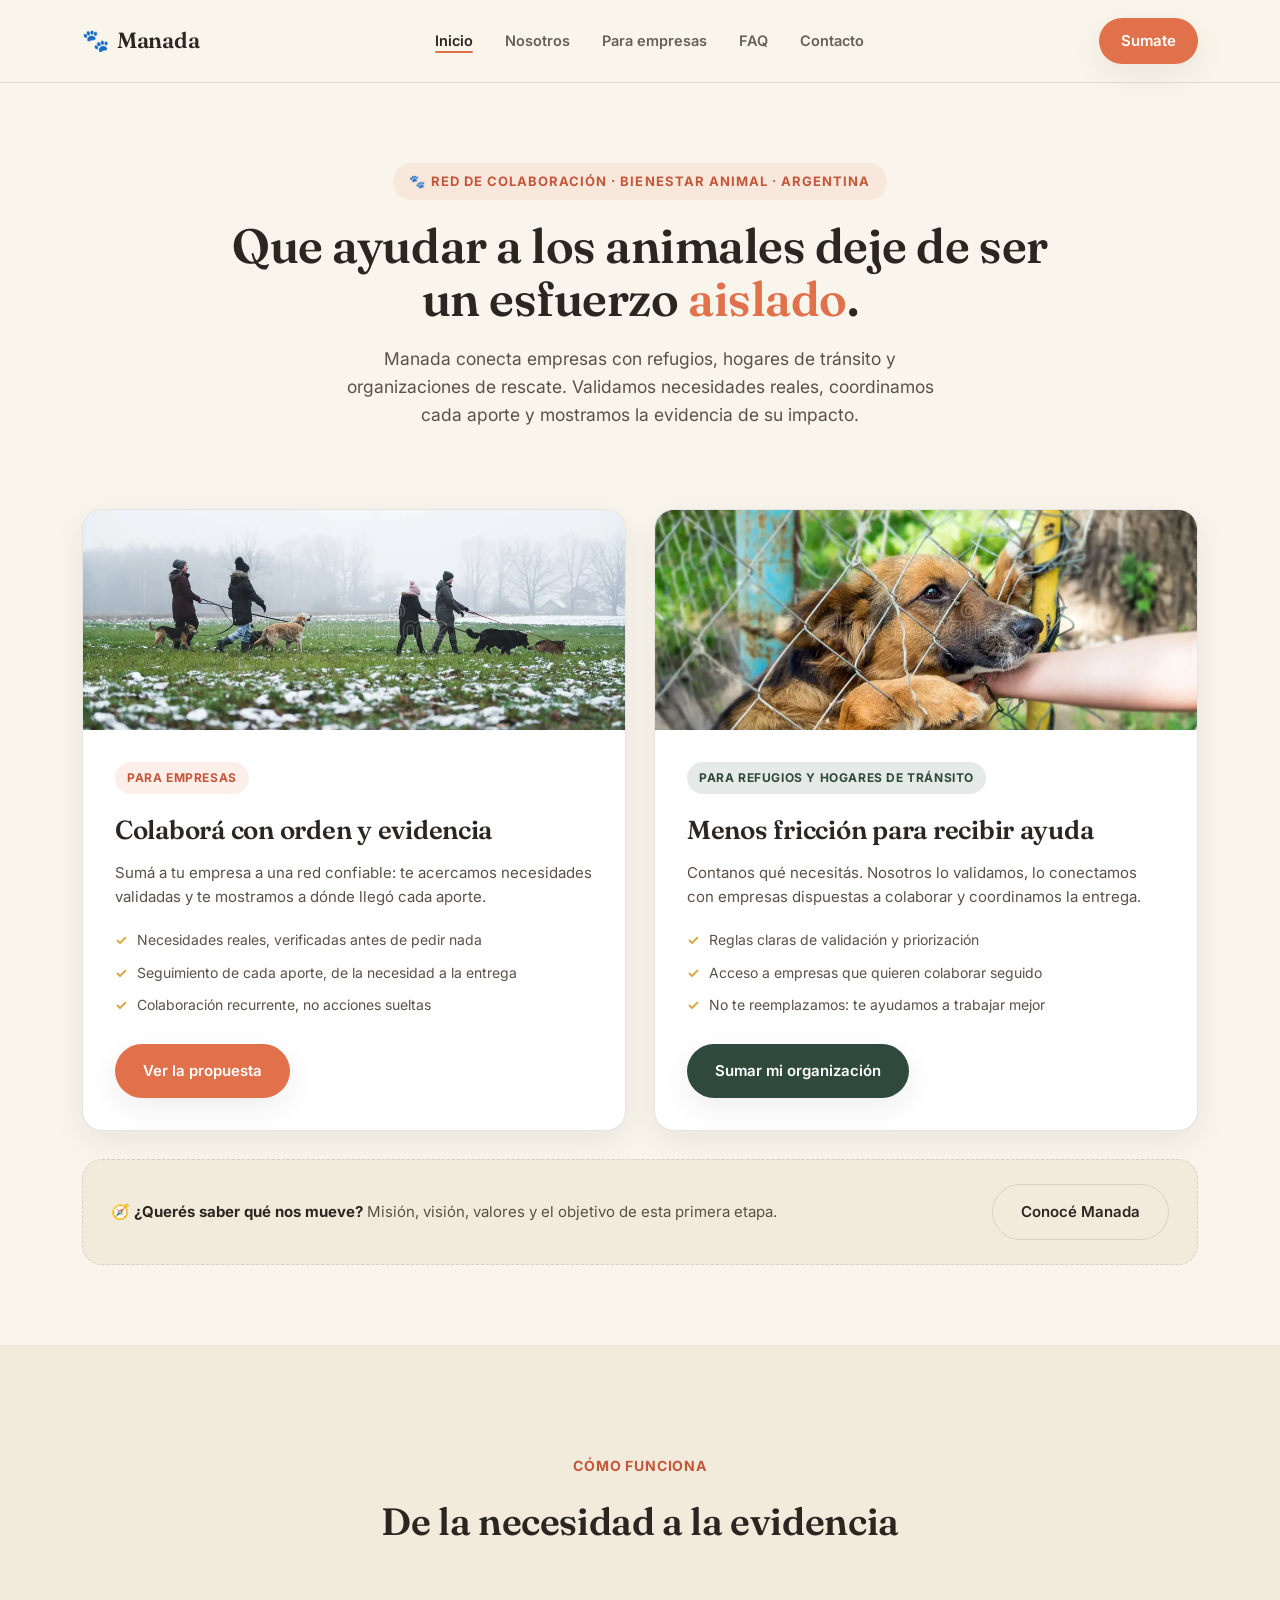
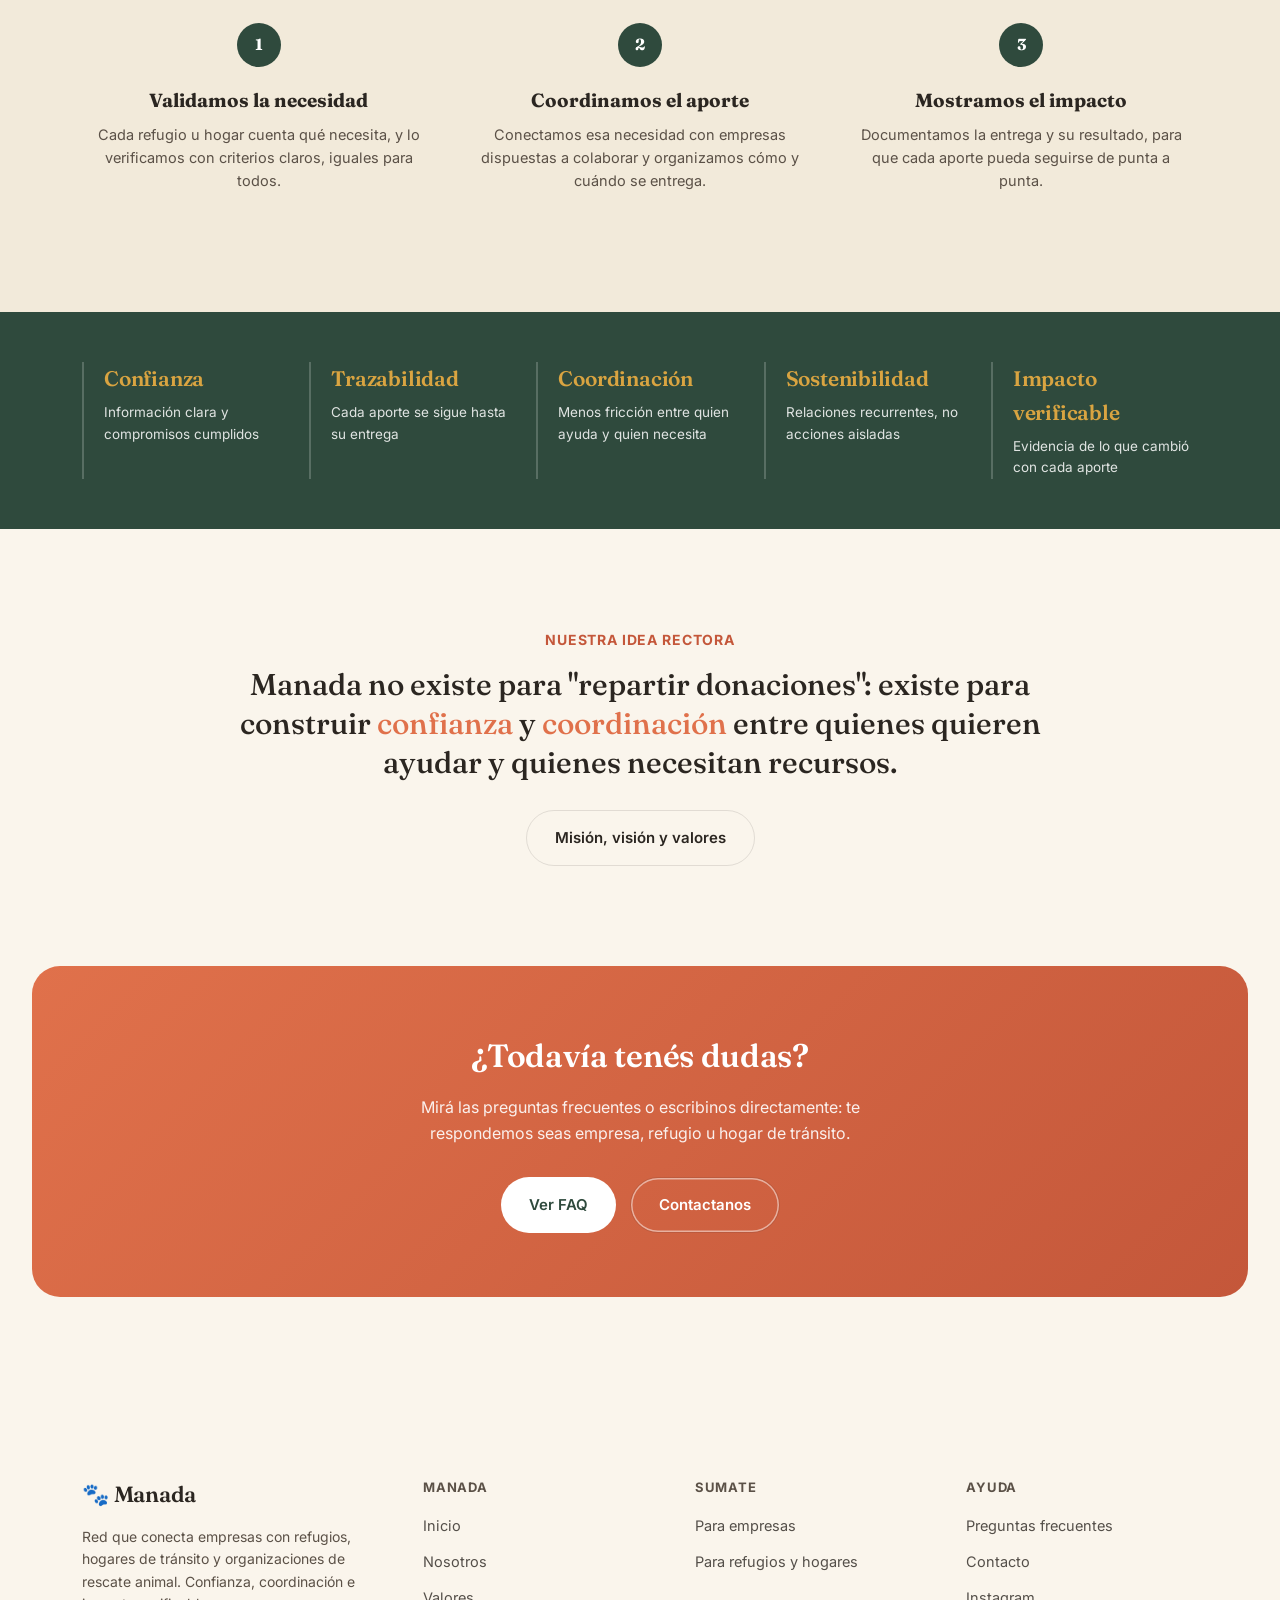
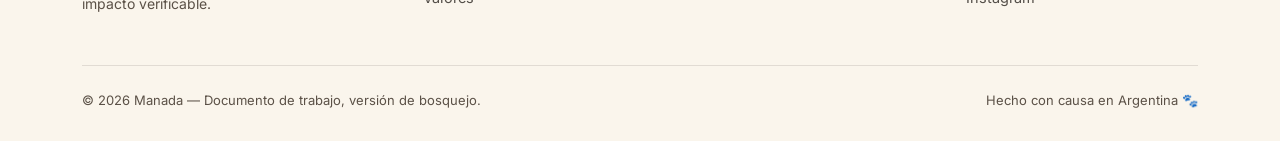
<file: index.html>
<!DOCTYPE html>
<html lang="es">
<head>
<meta charset="UTF-8">
<script src="config.js"></script>
<script>if (typeof MANADA_MAINTENANCE !== 'undefined' && MANADA_MAINTENANCE) { location.replace('maintenance.html'); }</script>
<meta name="viewport" content="width=device-width, initial-scale=1.0">
<title>Manada — Empresas y refugios, coordinados para el bienestar animal</title>
<link rel="preconnect" href="https://fonts.googleapis.com">
<link href="https://fonts.googleapis.com/css2?family=Fraunces:opsz,wght@9..144,400;9..144,500;9..144,600;9..144,700&family=Inter:wght@400;500;600;700;800&display=swap" rel="stylesheet">
<link rel="stylesheet" href="styles.css">
<style>
  /* HERO (hub, breve) */
  .hub-hero{ padding: 80px 0 60px; text-align:center; }
  .hub-hero h1{ font-size: 48px; line-height: 1.1; max-width: 820px; margin: 0 auto 20px; }
  .hub-hero h1 em{ font-style:normal; color: var(--terracotta); }
  .hub-hero p.lead{ font-size: 17.5px; color: var(--charcoal-soft); max-width: 600px; margin: 0 auto; }

  /* FORK: dos caminos */
  .fork{ padding: 20px 0 80px; }
  .fork-grid{ display:grid; grid-template-columns: 1fr 1fr; gap: 28px; }
  .fork-card{
    background: var(--white); border-radius: var(--radius); overflow:hidden;
    border: 1px solid var(--line); box-shadow: var(--shadow);
    display:flex; flex-direction:column;
    transition: transform .3s var(--ease-out-expo), box-shadow .3s var(--ease-out-expo);
  }
  .fork-card:hover{ transform: translateY(-4px); box-shadow: var(--shadow-lg); }
  .fork-card .img-frame{ border-radius: 0; height: 220px; box-shadow:none; }
  .fork-card .body{ padding: 32px; display:flex; flex-direction:column; flex:1; }
  .fork-card .tag{ display:inline-block; font-size: 12px; font-weight:700; letter-spacing:.05em; text-transform:uppercase; padding: 6px 12px; border-radius: 999px; margin-bottom:16px; width:fit-content; }
  .fork-card.a .tag{ background: rgba(224,113,75,0.12); color: var(--terracotta-dark); }
  .fork-card.b .tag{ background: rgba(47,74,61,0.12); color: var(--forest); }
  .fork-card h3{ font-size: 26px; margin-bottom: 10px; }
  .fork-card p.desc{ color: var(--charcoal-soft); font-size: 15px; margin-bottom: 20px; }
  .fork-list{ display:flex; flex-direction:column; gap: 10px; margin-bottom: 28px; }
  .fork-list div{ display:flex; gap: 10px; align-items:flex-start; font-size: 14px; color: var(--charcoal-soft); }
  .fork-list div::before{ content:"✓"; color: var(--gold); font-weight:700; flex-shrink:0; }
  .fork-card .btn{ margin-top:auto; align-self:flex-start; }

  /* Banner secundario */
  .shelter-banner{
    background: var(--cream-2); border: 1.5px dashed var(--line); border-radius: var(--radius);
    padding: 24px 28px; margin-top: 28px;
    display:flex; align-items:center; justify-content:space-between; gap: 20px; flex-wrap: wrap;
  }
  .shelter-banner p{ font-size: 15px; color: var(--charcoal-soft); }
  .shelter-banner strong{ color: var(--charcoal); }

  /* COMO FUNCIONA */
  .how{ background: var(--cream-2); }
  .how-grid{ display:grid; grid-template-columns: repeat(3,1fr); gap: 28px; }
  .how-step{ text-align:center; padding: 10px; }
  .how-step .num{
    width:44px; height:44px; border-radius:50%; background: var(--forest); color:var(--white);
    display:flex; align-items:center; justify-content:center; font-family:'Fraunces',serif; font-weight:700;
    margin: 0 auto 18px;
  }
  .how-step h4{ font-family:'Fraunces',serif; font-size: 19px; margin-bottom: 8px; }
  .how-step p{ font-size: 14.5px; color: var(--charcoal-soft); }

  /* PILARES */
  .stats-strip{ background: var(--forest); color: var(--white); padding: 50px 0; }
  .stats-strip .container{ display:grid; grid-template-columns: repeat(5,1fr); gap: 20px; }
  .stat{ padding-left: 20px; border-left: 2px solid rgba(255,255,255,0.2); }
  .stat h3{ color: var(--gold); font-size: 21px; margin-bottom: 6px; }
  .stat p{ font-size: 13.5px; opacity: 0.85; }

  /* IDEA RECTORA */
  .rector{ text-align:center; padding: 100px 0 20px; }
  .rector blockquote{
    font-family:'Fraunces',serif; font-size: 30px; line-height: 1.3; font-weight: 500;
    max-width: 820px; margin: 0 auto 28px; color: var(--charcoal);
  }
  .rector blockquote em{ font-style:normal; color: var(--terracotta); }

  /* CTA FINAL */
  .cta-final{ background: linear-gradient(135deg, var(--terracotta), var(--terracotta-dark)); color: var(--white); text-align:center; border-radius: 28px; margin: 0 32px; padding: 64px 40px; }
  .cta-final h2{ color: var(--white); font-size: 32px; margin-bottom: 14px; }
  .cta-final p{ opacity: 0.9; max-width: 480px; margin: 0 auto 30px; }
  .cta-actions{ display:flex; gap: 14px; justify-content:center; flex-wrap: wrap; }

  @media (max-width: 980px){
    .fork-grid, .how-grid{ grid-template-columns: 1fr; }
    .stats-strip .container{ grid-template-columns: repeat(2,1fr); }
    .hub-hero h1{ font-size: 34px; }
    .rector blockquote{ font-size: 23px; }
  }
</style>
</head>
<body>

<header>
  <nav>
    <a href="index.html" class="brand"><span class="paw">🐾</span> Manada</a>
    <ul class="nav-links">
      <li><a href="index.html" class="active">Inicio</a></li>
      <li><a href="nosotros.html">Nosotros</a></li>
      <li><a href="proveedores.html">Para empresas</a></li>
      <li><a href="faq.html">FAQ</a></li>
      <li><a href="contacto.html">Contacto</a></li>
    </ul>
    <div class="nav-cta">
      <a href="contacto.html" class="btn btn-primary" style="padding:11px 22px;">Sumate</a>
    </div>
  </nav>
</header>

<!-- HERO -->
<section class="hub-hero">
  <div class="container">
    <span class="eyebrow">🐾 Red de colaboración · Bienestar animal · Argentina</span>
    <h1>Que ayudar a los animales deje de ser un esfuerzo <em>aislado</em>.</h1>
    <p class="lead">Manada conecta empresas con refugios, hogares de tránsito y organizaciones de rescate. Validamos necesidades reales, coordinamos cada aporte y mostramos la evidencia de su impacto.</p>
  </div>
</section>

<!-- FORK -->
<section class="fork">
  <div class="container">
    <div class="fork-grid">

      <div class="fork-card a">
        <div class="img-frame">
          <img src="imagenes/galeria-voluntario.jpg" alt="Voluntarios paseando varios perros de refugio">
        </div>
        <div class="body">
          <span class="tag">Para empresas</span>
          <h3>Colaborá con orden y evidencia</h3>
          <p class="desc">Sumá a tu empresa a una red confiable: te acercamos necesidades validadas y te mostramos a dónde llegó cada aporte.</p>
          <div class="fork-list">
            <div>Necesidades reales, verificadas antes de pedir nada</div>
            <div>Seguimiento de cada aporte, de la necesidad a la entrega</div>
            <div>Colaboración recurrente, no acciones sueltas</div>
          </div>
          <a href="proveedores.html" class="btn btn-primary">Ver la propuesta</a>
        </div>
      </div>

      <div class="fork-card b">
        <div class="img-frame">
          <img src="imagenes/problema-refugio.jpg" alt="Perro en un refugio">
        </div>
        <div class="body">
          <span class="tag">Para refugios y hogares de tránsito</span>
          <h3>Menos fricción para recibir ayuda</h3>
          <p class="desc">Contanos qué necesitás. Nosotros lo validamos, lo conectamos con empresas dispuestas a colaborar y coordinamos la entrega.</p>
          <div class="fork-list">
            <div>Reglas claras de validación y priorización</div>
            <div>Acceso a empresas que quieren colaborar seguido</div>
            <div>No te reemplazamos: te ayudamos a trabajar mejor</div>
          </div>
          <a href="contacto.html" class="btn btn-forest">Sumar mi organización</a>
        </div>
      </div>

    </div>

    <div class="shelter-banner">
      <p>🧭 <strong>¿Querés saber qué nos mueve?</strong> Misión, visión, valores y el objetivo de esta primera etapa.</p>
      <a href="nosotros.html" class="btn btn-outline">Conocé Manada</a>
    </div>
  </div>
</section>

<!-- COMO FUNCIONA -->
<section class="how">
  <div class="container">
    <div class="section-head">
      <span class="section-tag" style="display:block;">Cómo funciona</span>
      <h2>De la necesidad a la evidencia</h2>
    </div>
    <div class="how-grid">
      <div class="how-step">
        <div class="num">1</div>
        <h4>Validamos la necesidad</h4>
        <p>Cada refugio u hogar cuenta qué necesita, y lo verificamos con criterios claros, iguales para todos.</p>
      </div>
      <div class="how-step">
        <div class="num">2</div>
        <h4>Coordinamos el aporte</h4>
        <p>Conectamos esa necesidad con empresas dispuestas a colaborar y organizamos cómo y cuándo se entrega.</p>
      </div>
      <div class="how-step">
        <div class="num">3</div>
        <h4>Mostramos el impacto</h4>
        <p>Documentamos la entrega y su resultado, para que cada aporte pueda seguirse de punta a punta.</p>
      </div>
    </div>
  </div>
</section>

<!-- PILARES -->
<section class="stats-strip">
  <div class="container">
    <div class="stat"><h3>Confianza</h3><p>Información clara y compromisos cumplidos</p></div>
    <div class="stat"><h3>Trazabilidad</h3><p>Cada aporte se sigue hasta su entrega</p></div>
    <div class="stat"><h3>Coordinación</h3><p>Menos fricción entre quien ayuda y quien necesita</p></div>
    <div class="stat"><h3>Sostenibilidad</h3><p>Relaciones recurrentes, no acciones aisladas</p></div>
    <div class="stat"><h3>Impacto verificable</h3><p>Evidencia de lo que cambió con cada aporte</p></div>
  </div>
</section>

<!-- IDEA RECTORA -->
<section class="rector">
  <div class="container">
    <span class="section-tag">Nuestra idea rectora</span>
    <blockquote>Manada no existe para "repartir donaciones": existe para construir <em>confianza</em> y <em>coordinación</em> entre quienes quieren ayudar y quienes necesitan recursos.</blockquote>
    <a href="nosotros.html" class="btn btn-outline">Misión, visión y valores</a>
  </div>
</section>

<!-- CTA FINAL -->
<section style="padding-top:80px;">
  <div class="cta-final">
    <h2>¿Todavía tenés dudas?</h2>
    <p>Mirá las preguntas frecuentes o escribinos directamente: te respondemos seas empresa, refugio u hogar de tránsito.</p>
    <div class="cta-actions">
      <a href="faq.html" class="btn btn-light">Ver FAQ</a>
      <a href="contacto.html" class="btn btn-outline" style="color:#fff; box-shadow: inset 0 0 0 1.5px rgba(255,255,255,0.5);">Contactanos</a>
    </div>
  </div>
</section>

<!-- FOOTER -->
<footer>
  <div class="container">
    <div class="footer-top">
      <div>
        <a href="index.html" class="brand">🐾 Manada</a>
        <p>Red que conecta empresas con refugios, hogares de tránsito y organizaciones de rescate animal. Confianza, coordinación e impacto verificable.</p>
      </div>
      <div class="footer-col">
        <h5>Manada</h5>
        <ul>
          <li><a href="index.html">Inicio</a></li>
          <li><a href="nosotros.html">Nosotros</a></li>
          <li><a href="nosotros.html#valores">Valores</a></li>
        </ul>
      </div>
      <div class="footer-col">
        <h5>Sumate</h5>
        <ul>
          <li><a href="proveedores.html">Para empresas</a></li>
          <li><a href="contacto.html">Para refugios y hogares</a></li>
        </ul>
      </div>
      <div class="footer-col">
        <h5>Ayuda</h5>
        <ul>
          <li><a href="faq.html">Preguntas frecuentes</a></li>
          <li><a href="contacto.html">Contacto</a></li>
          <li><a href="#">Instagram</a></li>
        </ul>
      </div>
    </div>
    <div class="footer-bottom">
      <span>© 2026 Manada — Documento de trabajo, versión de bosquejo.</span>
      <span>Hecho con causa en Argentina 🐾</span>
    </div>
  </div>
</footer>

</body>
</html>
</file>
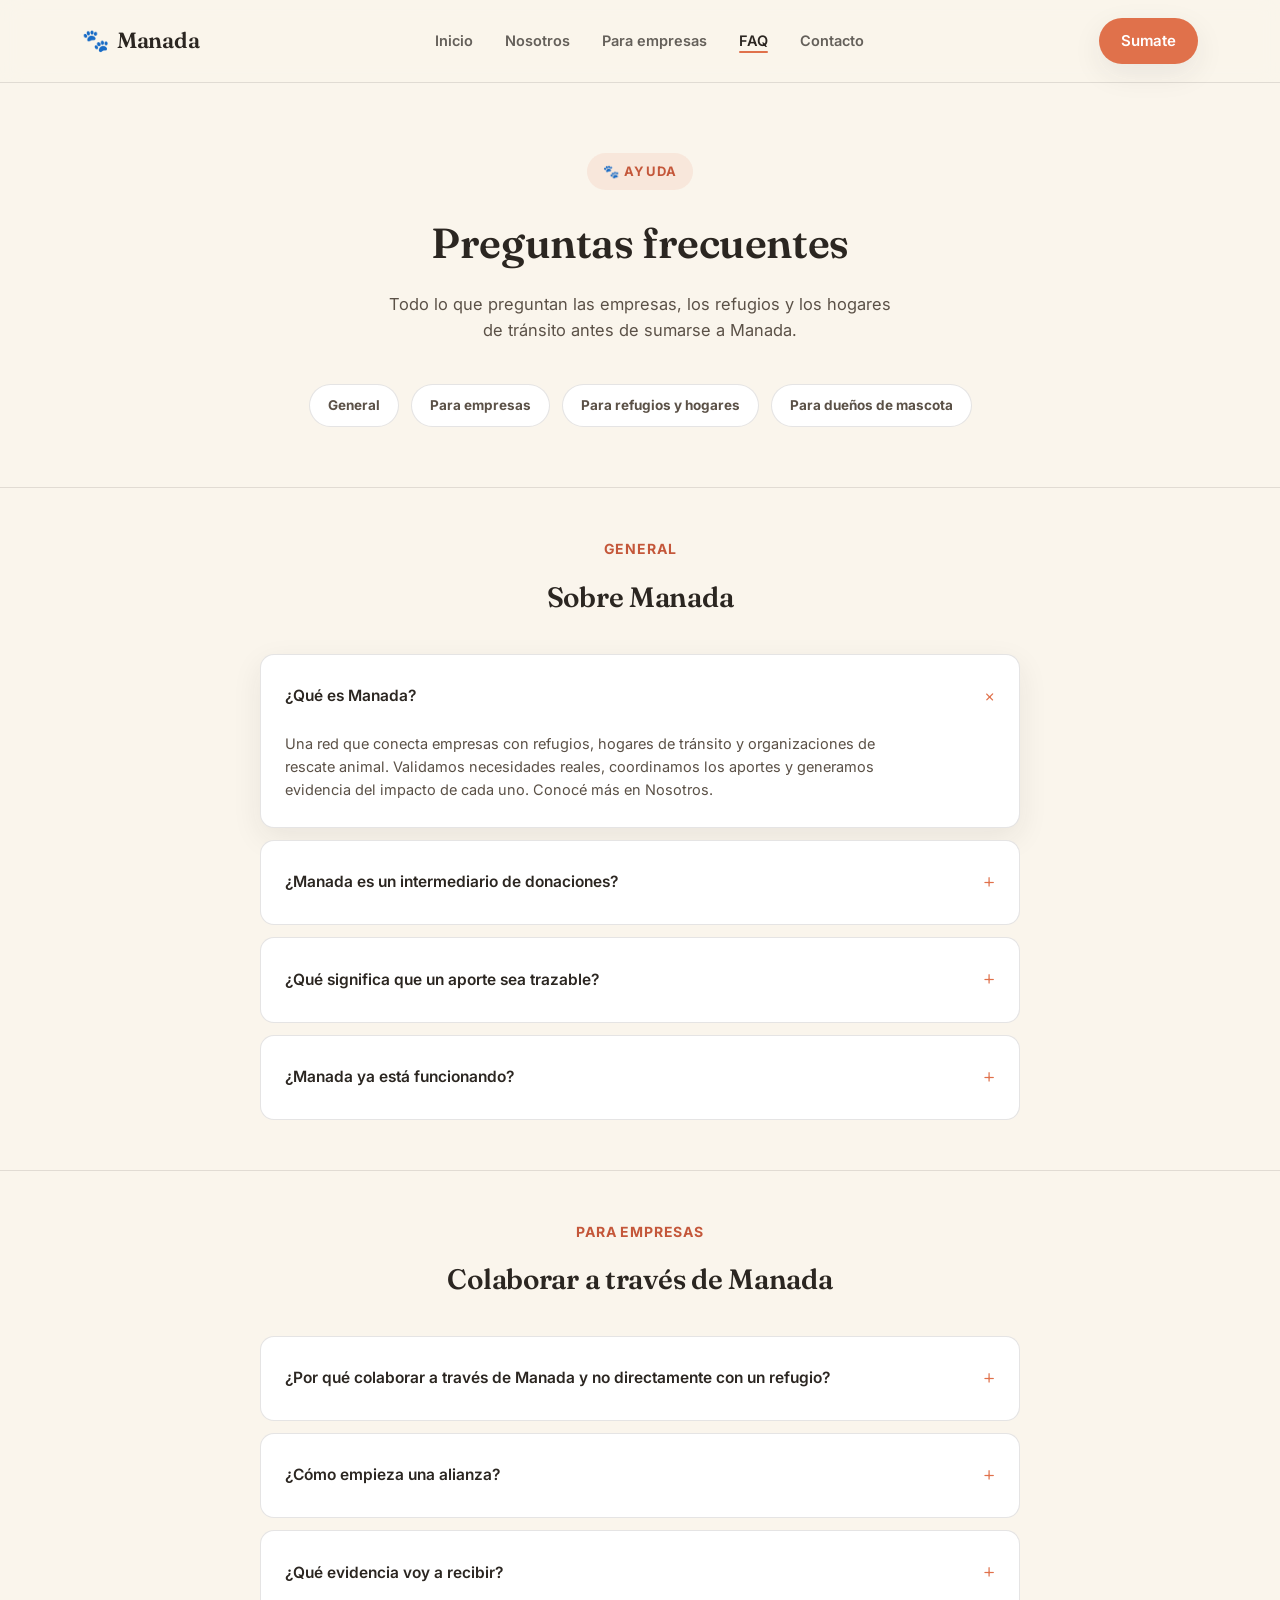
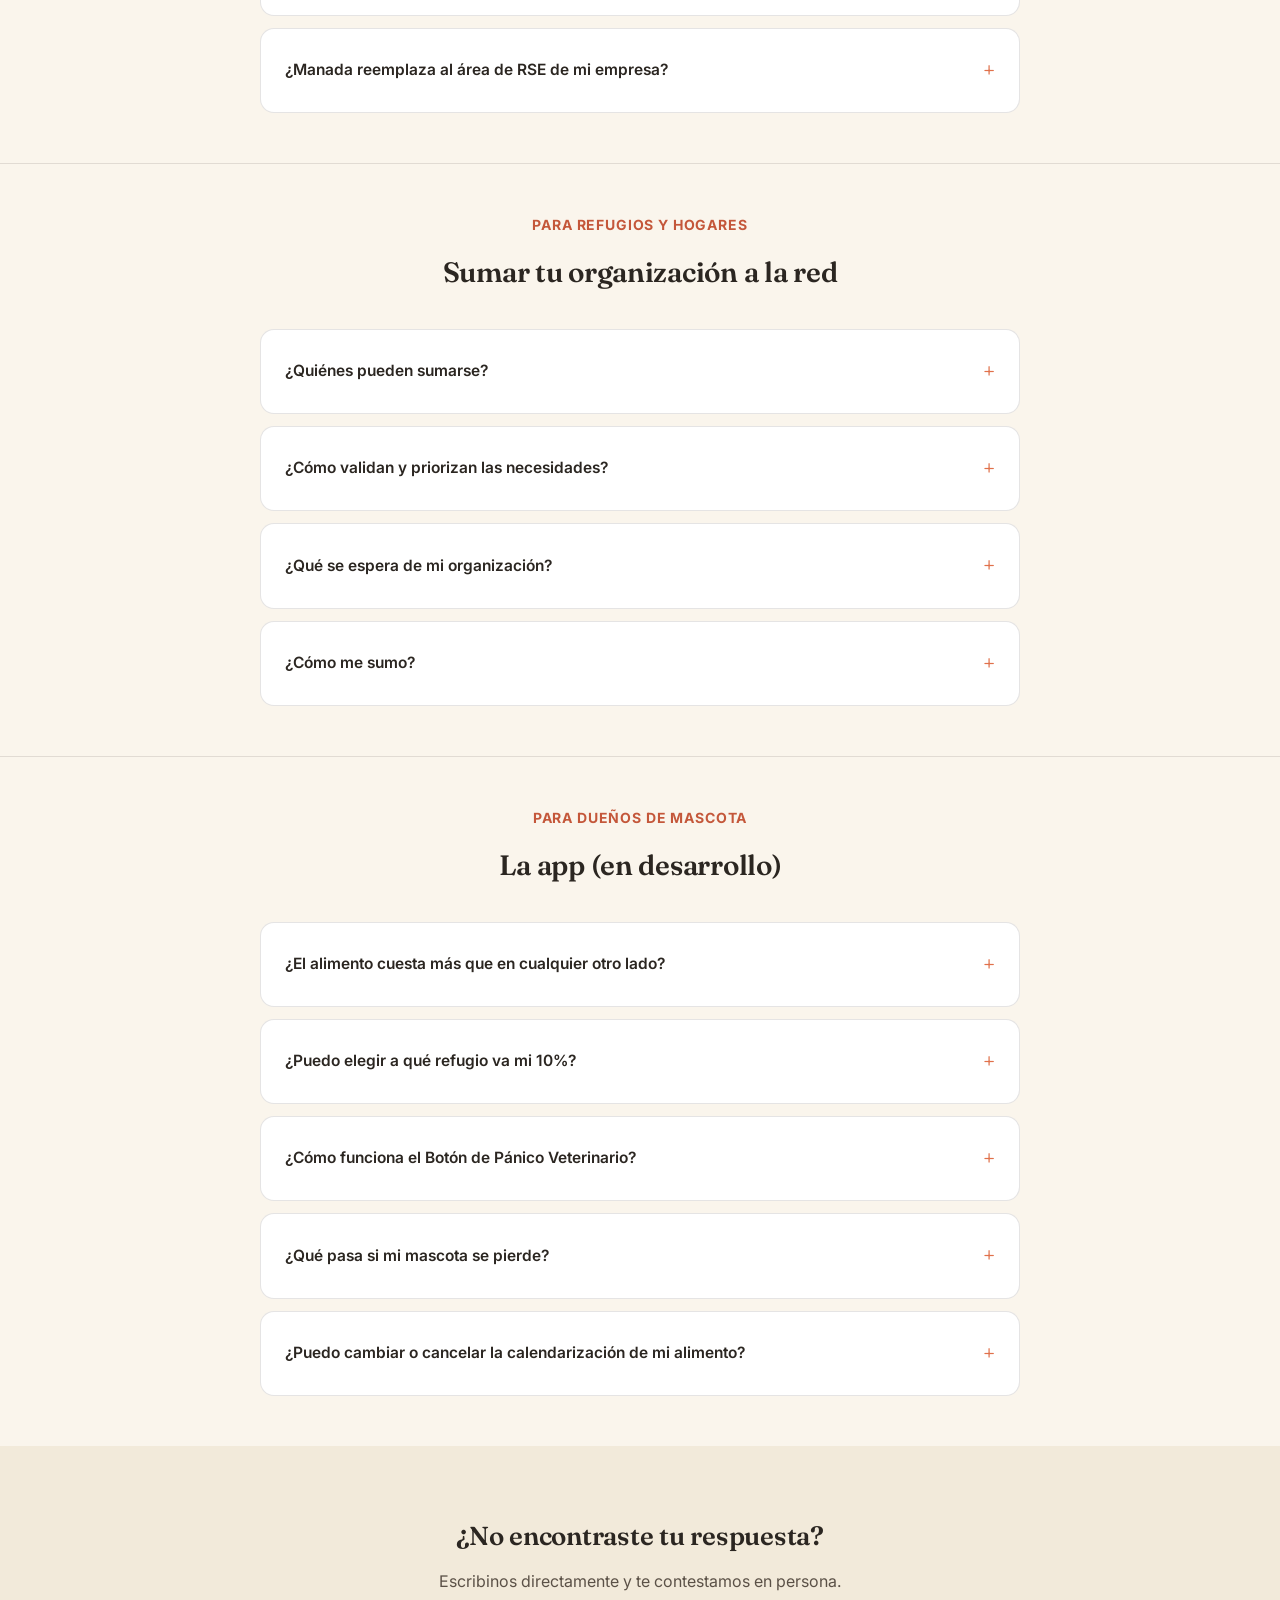
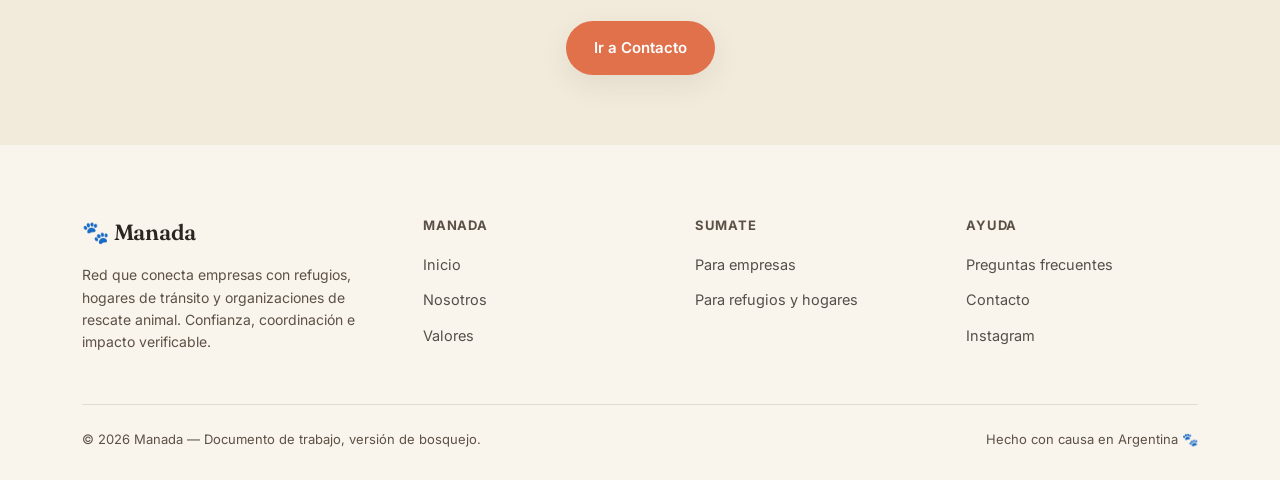
<file: faq.html>
<!DOCTYPE html>
<html lang="es">
<head>
<meta charset="UTF-8">
<script src="config.js"></script>
<script>if (typeof MANADA_MAINTENANCE !== 'undefined' && MANADA_MAINTENANCE) { location.replace('maintenance.html'); }</script>
<meta name="viewport" content="width=device-width, initial-scale=1.0">
<title>Preguntas frecuentes — Manada</title>
<link rel="preconnect" href="https://fonts.googleapis.com">
<link href="https://fonts.googleapis.com/css2?family=Fraunces:opsz,wght@9..144,400;9..144,500;9..144,600;9..144,700&family=Inter:wght@400;500;600;700;800&display=swap" rel="stylesheet">
<link rel="stylesheet" href="styles.css">
<style>
  .page-hero{ padding: 70px 0 40px; text-align:center; }
  .page-hero h1{ font-size: 42px; margin-bottom: 14px; }
  .page-hero p{ color: var(--charcoal-soft); font-size: 16.5px; max-width: 520px; margin: 0 auto; }

  .faq-nav{ display:flex; gap: 12px; justify-content:center; flex-wrap: wrap; padding-bottom: 60px; }
  .faq-nav a{
    font-size: 13.5px; font-weight: 700; padding: 10px 18px; border-radius: 999px;
    background: var(--white); border: 1px solid var(--line); color: var(--charcoal-soft);
    transition: background .2s var(--ease-out-expo), color .2s var(--ease-out-expo), border-color .2s var(--ease-out-expo);
  }
  .faq-nav a:hover{ border-color: var(--terracotta); color: var(--terracotta-dark); }

  .faq-group{ padding: 50px 0; border-top: 1px solid var(--line); }
  .faq-group:first-of-type{ border-top: none; }
  .faq-group-head{ max-width: 640px; margin: 0 auto 34px; text-align:center; }
  .faq-list{ max-width: 760px; margin: 0 auto; display:flex; flex-direction:column; gap: 12px; }

  details{
    background: var(--white); border: 1px solid var(--line); border-radius: 14px;
    padding: 6px 24px; transition: box-shadow .25s var(--ease-out-expo);
  }
  details[open]{ box-shadow: var(--shadow); }
  summary{
    cursor: pointer; list-style: none; padding: 18px 0;
    display:flex; justify-content:space-between; align-items:center; gap: 16px;
    font-weight: 600; font-size: 15.5px; color: var(--charcoal);
  }
  summary::-webkit-details-marker{ display:none; }
  summary:focus-visible{ outline: 2px solid var(--terracotta-dark); outline-offset: 3px; border-radius: 8px; }
  summary::after{
    content:"+"; font-family:'Fraunces',serif; font-size: 22px; color: var(--terracotta);
    flex-shrink:0; transition: transform .3s var(--ease-spring);
  }
  details[open] summary::after{ transform: rotate(45deg); }
  details p{ padding: 0 0 20px; color: var(--charcoal-soft); font-size: 14.5px; max-width: 640px; }

  .faq-cta{ background: var(--cream-2); text-align:center; padding: 70px 0; }
  .faq-cta h2{ font-size: 26px; margin-bottom: 12px; }
  .faq-cta p{ color: var(--charcoal-soft); margin-bottom: 26px; }
</style>
</head>
<body>

<header>
  <nav>
    <a href="index.html" class="brand"><span class="paw">🐾</span> Manada</a>
    <ul class="nav-links">
      <li><a href="index.html">Inicio</a></li>
      <li><a href="nosotros.html">Nosotros</a></li>
      <li><a href="proveedores.html">Para empresas</a></li>
      <li><a href="faq.html" class="active">FAQ</a></li>
      <li><a href="contacto.html">Contacto</a></li>
    </ul>
    <div class="nav-cta">
      <a href="contacto.html" class="btn btn-primary" style="padding:11px 22px;">Sumate</a>
    </div>
  </nav>
</header>

<section class="page-hero">
  <div class="container">
    <span class="eyebrow">🐾 Ayuda</span>
    <h1>Preguntas frecuentes</h1>
    <p>Todo lo que preguntan las empresas, los refugios y los hogares de tránsito antes de sumarse a Manada.</p>
  </div>
</section>

<div class="container">
  <div class="faq-nav">
    <a href="#general">General</a>
    <a href="#empresas">Para empresas</a>
    <a href="#refugios">Para refugios y hogares</a>
    <a href="#duenos">Para dueños de mascota</a>
  </div>
</div>

<!-- GENERAL -->
<section class="faq-group" id="general">
  <div class="container">
    <div class="faq-group-head">
      <span class="section-tag">General</span>
      <h2 style="font-size:28px;">Sobre Manada</h2>
    </div>
    <div class="faq-list">
      <details open>
        <summary>¿Qué es Manada?</summary>
        <p>Una red que conecta empresas con refugios, hogares de tránsito y organizaciones de rescate animal. Validamos necesidades reales, coordinamos los aportes y generamos evidencia del impacto de cada uno. Conocé más en <a href="nosotros.html">Nosotros</a>.</p>
      </details>
      <details>
        <summary>¿Manada es un intermediario de donaciones?</summary>
        <p>No. Manada no existe para "repartir donaciones": existe para construir confianza y coordinación entre quienes quieren ayudar y quienes necesitan recursos. Nuestro trabajo es que cada colaboración esté validada, organizada y se pueda seguir de punta a punta.</p>
      </details>
      <details>
        <summary>¿Qué significa que un aporte sea trazable?</summary>
        <p>Que se puede seguir desde la necesidad que lo originó hasta la entrega y la evidencia de lo que cambió. Mostramos qué sabemos, qué hacemos y cómo se asignan los recursos, y también lo que todavía no podemos garantizar.</p>
      </details>
      <details>
        <summary>¿Manada ya está funcionando?</summary>
        <p>Estamos en una primera etapa: queremos validar que el modelo funciona antes de sumar estructura o tecnología. Si sos empresa, refugio u hogar de tránsito, podés escribirnos para ser parte desde el inicio.</p>
      </details>
    </div>
  </div>
</section>

<!-- EMPRESAS -->
<section class="faq-group" id="empresas">
  <div class="container">
    <div class="faq-group-head">
      <span class="section-tag">Para empresas</span>
      <h2 style="font-size:28px;">Colaborar a través de Manada</h2>
    </div>
    <div class="faq-list">
      <details>
        <summary>¿Por qué colaborar a través de Manada y no directamente con un refugio?</summary>
        <p>Porque te acercamos necesidades ya validadas, coordinamos la entrega y te damos la evidencia de cada aporte. Colaborar de forma directa y aislada suele tener más fricción y menos trazabilidad; nuestro objetivo es que ayudar sea una práctica organizada y recurrente.</p>
      </details>
      <details>
        <summary>¿Cómo empieza una alianza?</summary>
        <p>Coordinamos una reunión inicial para entender qué tipo de aporte quiere hacer tu empresa y con qué frecuencia. Después te proponemos necesidades concretas y validadas que encajen. Escribinos desde <a href="contacto.html">Contacto</a> o la página <a href="proveedores.html">Para empresas</a>.</p>
      </details>
      <details>
        <summary>¿Qué evidencia voy a recibir?</summary>
        <p>Cada colaboración se documenta desde la necesidad hasta la entrega: qué se pidió, a quién llegó y qué cambió. Es información que tu empresa puede usar para comunicar su impacto con respaldo.</p>
      </details>
      <details>
        <summary>¿Manada reemplaza al área de RSE de mi empresa?</summary>
        <p>No. No buscamos reemplazar a nadie, sino ayudar a que empresas y organizaciones de rescate trabajen mejor juntas. Manada se ocupa de la validación y la coordinación para que tu equipo se concentre en decidir cómo ayudar.</p>
      </details>
    </div>
  </div>
</section>

<!-- REFUGIOS -->
<section class="faq-group" id="refugios">
  <div class="container">
    <div class="faq-group-head">
      <span class="section-tag">Para refugios y hogares</span>
      <h2 style="font-size:28px;">Sumar tu organización a la red</h2>
    </div>
    <div class="faq-list">
      <details>
        <summary>¿Quiénes pueden sumarse?</summary>
        <p>Refugios, hogares de tránsito y organizaciones de rescate animal que tengan necesidades concretas y estén dispuestos a compartir información clara sobre su trabajo.</p>
      </details>
      <details>
        <summary>¿Cómo validan y priorizan las necesidades?</summary>
        <p>Con reglas claras, las mismas para todas las organizaciones, y no según relaciones personales. Te pedimos información sobre la necesidad y verificamos que sea real antes de presentarla a una empresa.</p>
      </details>
      <details>
        <summary>¿Qué se espera de mi organización?</summary>
        <p>Información clara sobre lo que necesitás y evidencia de cómo se usó cada aporte, por ejemplo fotos o registros simples de la entrega. Eso es lo que sostiene la confianza de las empresas y permite que la colaboración se repita.</p>
      </details>
      <details>
        <summary>¿Cómo me sumo?</summary>
        <p>Escribinos desde <a href="contacto.html">Contacto</a> contándonos sobre tu organización: cantidad de animales, ubicación, qué necesitás hoy y cómo venís sosteniendo la operación.</p>
      </details>
    </div>
  </div>
</section>

<!-- DUEÑOS -->
<section class="faq-group" id="duenos">
  <div class="container">
    <div class="faq-group-head">
      <span class="section-tag">Para dueños de mascota</span>
      <h2 style="font-size:28px;">La app (en desarrollo)</h2>
    </div>
    <div class="faq-list">
      <details>
        <summary>¿El alimento cuesta más que en cualquier otro lado?</summary>
        <p>No. El precio es el mismo que el de una compra puntual, con o sin calendarización. No cobramos cargo por suscripción.</p>
      </details>
      <details>
        <summary>¿Puedo elegir a qué refugio va mi 10%?</summary>
        <p>Sí. Al configurar tu compra elegís un refugio específico o "donde más se necesite". En tu perfil ves en tiempo real cuánto generaste y qué pasó con ese dinero.</p>
      </details>
      <details>
        <summary>¿Cómo funciona el Botón de Pánico Veterinario?</summary>
        <p>Con un toque accedés a una red de veterinarios validados con guardia activa, ves distancia, especialidad y tiempo estimado de respuesta antes de contactarlos.</p>
      </details>
      <details>
        <summary>¿Qué pasa si mi mascota se pierde?</summary>
        <p>Activás la alerta desde la app y se notifica a todos los usuarios dentro de un radio configurable, con la foto y los datos de tu mascota. Podés desactivarla apenas la encuentres.</p>
      </details>
      <details>
        <summary>¿Puedo cambiar o cancelar la calendarización de mi alimento?</summary>
        <p>Sí, en cualquier momento desde la app, sin costos ni penalidades.</p>
      </details>
    </div>
  </div>
</section>

<section class="faq-cta">
  <div class="container">
    <h2>¿No encontraste tu respuesta?</h2>
    <p>Escribinos directamente y te contestamos en persona.</p>
    <a href="contacto.html" class="btn btn-primary">Ir a Contacto</a>
  </div>
</section>

<!-- FOOTER -->
<footer>
  <div class="container">
    <div class="footer-top">
      <div>
        <a href="index.html" class="brand">🐾 Manada</a>
        <p>Red que conecta empresas con refugios, hogares de tránsito y organizaciones de rescate animal. Confianza, coordinación e impacto verificable.</p>
      </div>
      <div class="footer-col">
        <h5>Manada</h5>
        <ul>
          <li><a href="index.html">Inicio</a></li>
          <li><a href="nosotros.html">Nosotros</a></li>
          <li><a href="nosotros.html#valores">Valores</a></li>
        </ul>
      </div>
      <div class="footer-col">
        <h5>Sumate</h5>
        <ul>
          <li><a href="proveedores.html">Para empresas</a></li>
          <li><a href="contacto.html">Para refugios y hogares</a></li>
        </ul>
      </div>
      <div class="footer-col">
        <h5>Ayuda</h5>
        <ul>
          <li><a href="faq.html">Preguntas frecuentes</a></li>
          <li><a href="contacto.html">Contacto</a></li>
          <li><a href="#">Instagram</a></li>
        </ul>
      </div>
    </div>
    <div class="footer-bottom">
      <span>© 2026 Manada — Documento de trabajo, versión de bosquejo.</span>
      <span>Hecho con causa en Argentina 🐾</span>
    </div>
  </div>
</footer>

</body>
</html>
</file>
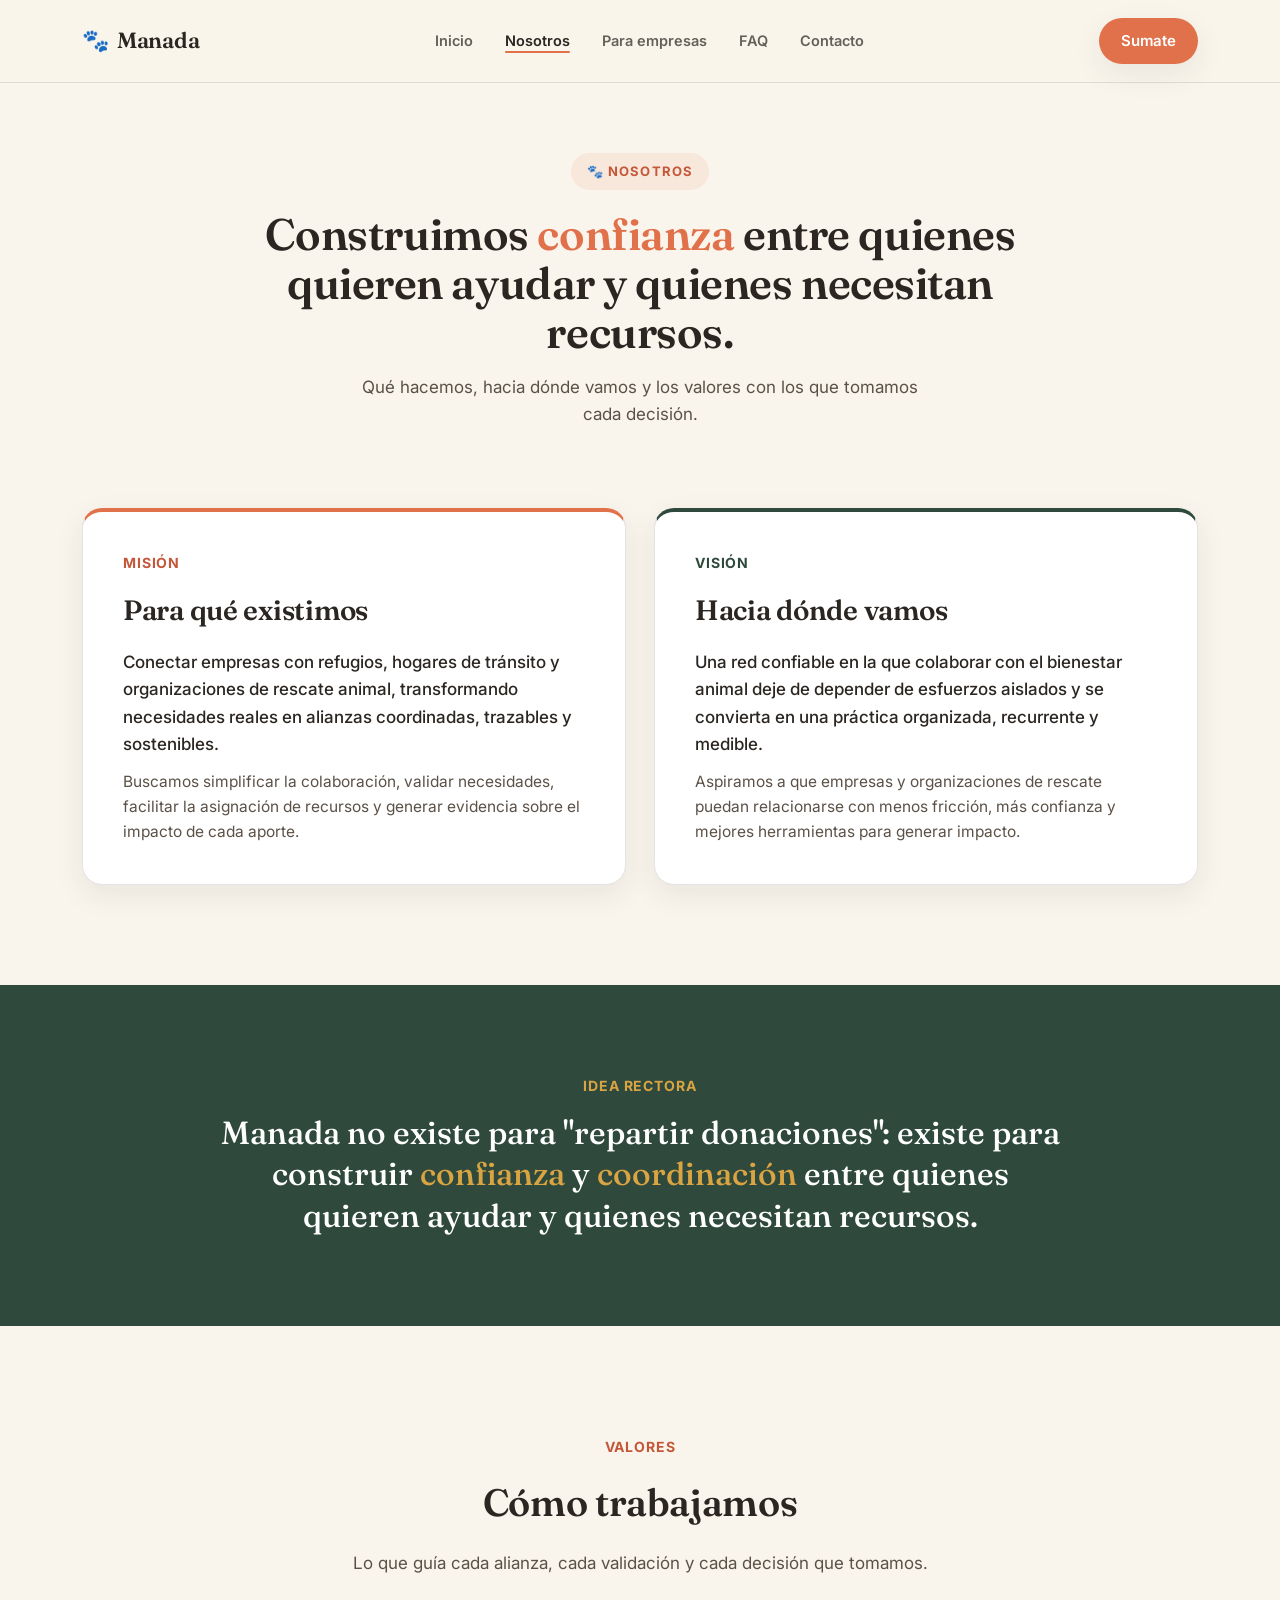
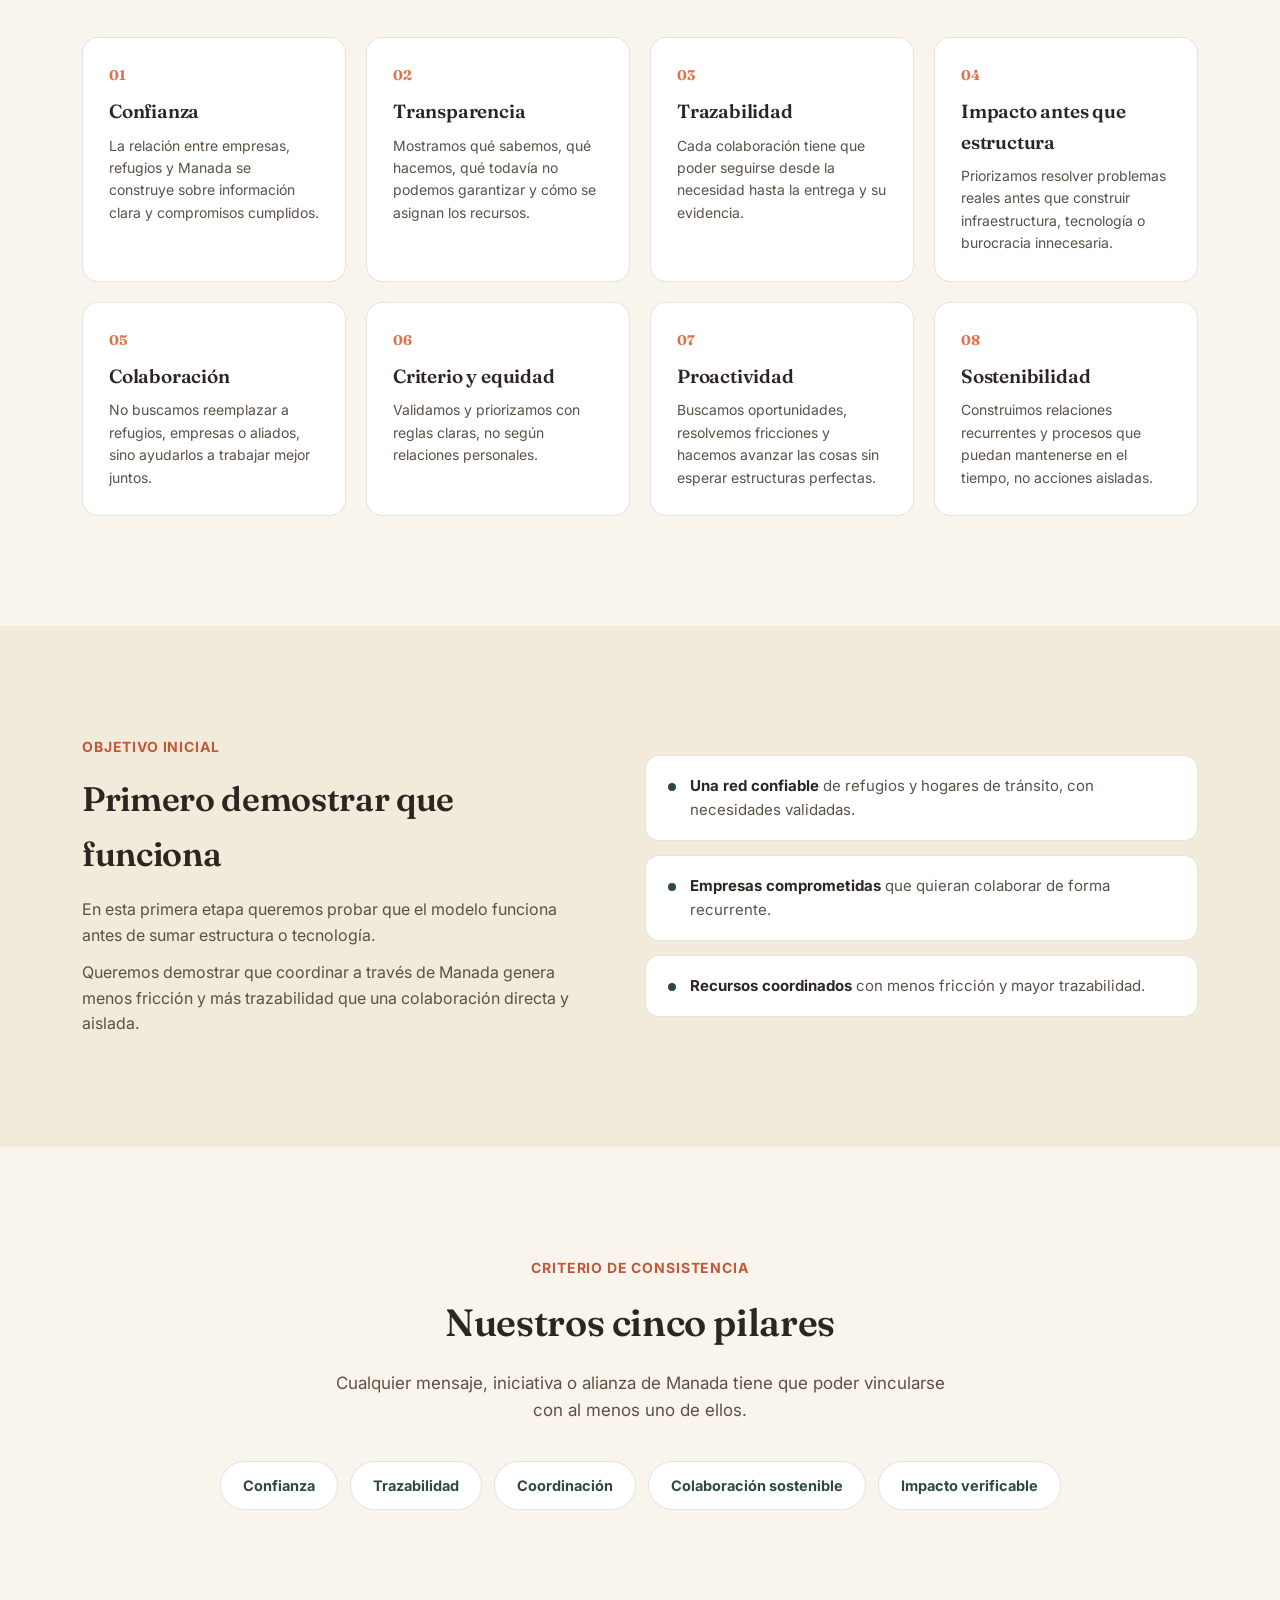
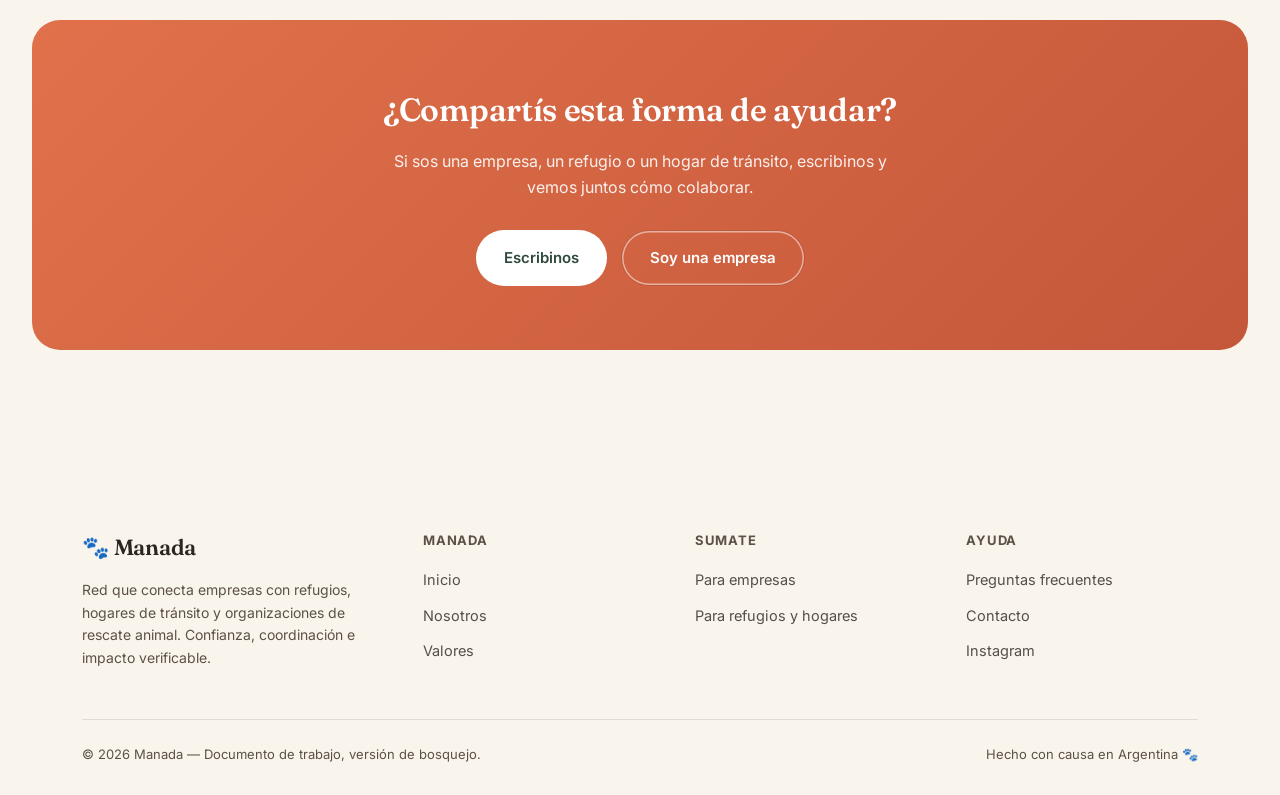
<file: nosotros.html>
<!DOCTYPE html>
<html lang="es">
<head>
<meta charset="UTF-8">
<script src="config.js"></script>
<script>if (typeof MANADA_MAINTENANCE !== 'undefined' && MANADA_MAINTENANCE) { location.replace('maintenance.html'); }</script>
<meta name="viewport" content="width=device-width, initial-scale=1.0">
<title>Nosotros — Manada</title>
<link rel="preconnect" href="https://fonts.googleapis.com">
<link href="https://fonts.googleapis.com/css2?family=Fraunces:opsz,wght@9..144,400;9..144,500;9..144,600;9..144,700&family=Inter:wght@400;500;600;700;800&display=swap" rel="stylesheet">
<link rel="stylesheet" href="styles.css">
<style>
  .page-hero{ padding: 70px 0 40px; text-align:center; }
  .page-hero h1{ font-size: 44px; line-height: 1.12; max-width: 760px; margin: 0 auto 16px; }
  .page-hero h1 em{ font-style:normal; color: var(--terracotta); }
  .page-hero p{ color: var(--charcoal-soft); font-size: 17px; max-width: 580px; margin: 0 auto; }

  /* MISION / VISION */
  .mv{ padding: 40px 0 100px; }
  .mv-grid{ display:grid; grid-template-columns: 1fr 1fr; gap: 28px; }
  .mv-card{ background: var(--white); border: 1px solid var(--line); border-radius: var(--radius); padding: 40px; box-shadow: var(--shadow); }
  .mv-card.mision{ border-top: 4px solid var(--terracotta); }
  .mv-card.vision{ border-top: 4px solid var(--forest); }
  .mv-card h2{ font-size: 28px; margin-bottom: 16px; }
  .mv-card p{ color: var(--charcoal-soft); font-size: 15.5px; }
  .mv-card p + p{ margin-top: 12px; }
  .mv-card p.key{ color: var(--charcoal); font-size: 17px; font-weight: 500; }

  /* IDEA RECTORA */
  .rector{ background: var(--forest); color: var(--white); text-align:center; padding: 90px 0; }
  .rector .section-tag{ color: var(--gold); }
  .rector blockquote{
    font-family:'Fraunces',serif; font-size: 32px; line-height: 1.3; font-weight: 500;
    max-width: 860px; margin: 0 auto; color: var(--white);
  }
  .rector blockquote em{ font-style:normal; color: var(--gold); }

  /* VALORES */
  .values-grid{ display:grid; grid-template-columns: repeat(4,1fr); gap: 20px; }
  .value-card{
    background: var(--white); border: 1px solid var(--line); border-radius: 16px; padding: 26px;
    transition: transform .3s var(--ease-out-expo), box-shadow .3s var(--ease-out-expo);
  }
  .value-card:hover{ transform: translateY(-3px); box-shadow: var(--shadow); }
  .value-card .n{ font-family:'Fraunces',serif; font-weight:700; font-size: 14px; color: var(--terracotta); margin-bottom: 10px; display:block; }
  .value-card h3{ font-size: 19px; margin-bottom: 8px; }
  .value-card p{ font-size: 14px; color: var(--charcoal-soft); }

  /* OBJETIVO INICIAL */
  .goal{ background: var(--cream-2); }
  .goal-grid{ display:grid; grid-template-columns: 1fr 1.1fr; gap: 60px; align-items:center; }
  .goal h2{ font-size: 34px; margin-bottom: 16px; }
  .goal p{ color: var(--charcoal-soft); font-size: 16px; }
  .goal p + p{ margin-top: 12px; }
  .goal-list{ display:flex; flex-direction:column; gap: 14px; }
  .goal-item{ background: var(--white); border: 1px solid var(--line); border-radius: 14px; padding: 18px 22px; display:flex; gap: 14px; align-items:flex-start; }
  .goal-item .dot{ width:8px; height:8px; border-radius:50%; background: var(--forest); margin-top: 9px; flex-shrink:0; }
  .goal-item p{ font-size: 15px; color: var(--charcoal-soft); }
  .goal-item strong{ color: var(--charcoal); }

  /* PILARES */
  .pillars{ display:flex; gap: 12px; justify-content:center; flex-wrap: wrap; }
  .pillar{ font-weight: 700; font-size: 14.5px; padding: 12px 22px; border-radius: 999px; background: var(--white); border: 1.5px solid var(--line); color: var(--forest); }

  /* CTA FINAL */
  .cta-final{ background: linear-gradient(135deg, var(--terracotta), var(--terracotta-dark)); color: var(--white); text-align:center; border-radius: 28px; margin: 0 32px; padding: 64px 40px; }
  .cta-final h2{ color: var(--white); font-size: 32px; margin-bottom: 14px; }
  .cta-final p{ opacity: 0.9; max-width: 500px; margin: 0 auto 30px; }
  .cta-actions{ display:flex; gap: 14px; justify-content:center; flex-wrap: wrap; }

  @media (max-width: 980px){
    .mv-grid, .goal-grid{ grid-template-columns: 1fr; }
    .values-grid{ grid-template-columns: repeat(2,1fr); }
    .page-hero h1{ font-size: 32px; }
    .rector blockquote{ font-size: 24px; }
  }
  @media (max-width: 560px){
    .values-grid{ grid-template-columns: 1fr; }
    .mv-card{ padding: 28px; }
  }
</style>
</head>
<body>

<header>
  <nav>
    <a href="index.html" class="brand"><span class="paw">🐾</span> Manada</a>
    <ul class="nav-links">
      <li><a href="index.html">Inicio</a></li>
      <li><a href="nosotros.html" class="active">Nosotros</a></li>
      <li><a href="proveedores.html">Para empresas</a></li>
      <li><a href="faq.html">FAQ</a></li>
      <li><a href="contacto.html">Contacto</a></li>
    </ul>
    <div class="nav-cta">
      <a href="contacto.html" class="btn btn-primary" style="padding:11px 22px;">Sumate</a>
    </div>
  </nav>
</header>

<section class="page-hero">
  <div class="container">
    <span class="eyebrow">🐾 Nosotros</span>
    <h1>Construimos <em>confianza</em> entre quienes quieren ayudar y quienes necesitan recursos.</h1>
    <p>Qué hacemos, hacia dónde vamos y los valores con los que tomamos cada decisión.</p>
  </div>
</section>

<!-- MISION / VISION -->
<section class="mv">
  <div class="container">
    <div class="mv-grid">
      <div class="mv-card mision">
        <span class="section-tag">Misión</span>
        <h2>Para qué existimos</h2>
        <p class="key">Conectar empresas con refugios, hogares de tránsito y organizaciones de rescate animal, transformando necesidades reales en alianzas coordinadas, trazables y sostenibles.</p>
        <p>Buscamos simplificar la colaboración, validar necesidades, facilitar la asignación de recursos y generar evidencia sobre el impacto de cada aporte.</p>
      </div>
      <div class="mv-card vision">
        <span class="section-tag" style="color:var(--forest);">Visión</span>
        <h2>Hacia dónde vamos</h2>
        <p class="key">Una red confiable en la que colaborar con el bienestar animal deje de depender de esfuerzos aislados y se convierta en una práctica organizada, recurrente y medible.</p>
        <p>Aspiramos a que empresas y organizaciones de rescate puedan relacionarse con menos fricción, más confianza y mejores herramientas para generar impacto.</p>
      </div>
    </div>
  </div>
</section>

<!-- IDEA RECTORA -->
<section class="rector">
  <div class="container">
    <span class="section-tag">Idea rectora</span>
    <blockquote>Manada no existe para "repartir donaciones": existe para construir <em>confianza</em> y <em>coordinación</em> entre quienes quieren ayudar y quienes necesitan recursos.</blockquote>
  </div>
</section>

<!-- VALORES -->
<section id="valores">
  <div class="container">
    <div class="section-head">
      <span class="section-tag">Valores</span>
      <h2>Cómo trabajamos</h2>
      <p>Lo que guía cada alianza, cada validación y cada decisión que tomamos.</p>
    </div>
    <div class="values-grid">
      <div class="value-card">
        <span class="n">01</span>
        <h3>Confianza</h3>
        <p>La relación entre empresas, refugios y Manada se construye sobre información clara y compromisos cumplidos.</p>
      </div>
      <div class="value-card">
        <span class="n">02</span>
        <h3>Transparencia</h3>
        <p>Mostramos qué sabemos, qué hacemos, qué todavía no podemos garantizar y cómo se asignan los recursos.</p>
      </div>
      <div class="value-card">
        <span class="n">03</span>
        <h3>Trazabilidad</h3>
        <p>Cada colaboración tiene que poder seguirse desde la necesidad hasta la entrega y su evidencia.</p>
      </div>
      <div class="value-card">
        <span class="n">04</span>
        <h3>Impacto antes que estructura</h3>
        <p>Priorizamos resolver problemas reales antes que construir infraestructura, tecnología o burocracia innecesaria.</p>
      </div>
      <div class="value-card">
        <span class="n">05</span>
        <h3>Colaboración</h3>
        <p>No buscamos reemplazar a refugios, empresas o aliados, sino ayudarlos a trabajar mejor juntos.</p>
      </div>
      <div class="value-card">
        <span class="n">06</span>
        <h3>Criterio y equidad</h3>
        <p>Validamos y priorizamos con reglas claras, no según relaciones personales.</p>
      </div>
      <div class="value-card">
        <span class="n">07</span>
        <h3>Proactividad</h3>
        <p>Buscamos oportunidades, resolvemos fricciones y hacemos avanzar las cosas sin esperar estructuras perfectas.</p>
      </div>
      <div class="value-card">
        <span class="n">08</span>
        <h3>Sostenibilidad</h3>
        <p>Construimos relaciones recurrentes y procesos que puedan mantenerse en el tiempo, no acciones aisladas.</p>
      </div>
    </div>
  </div>
</section>

<!-- OBJETIVO INICIAL -->
<section class="goal">
  <div class="container">
    <div class="goal-grid">
      <div>
        <span class="section-tag">Objetivo inicial</span>
        <h2>Primero demostrar que funciona</h2>
        <p>En esta primera etapa queremos probar que el modelo funciona antes de sumar estructura o tecnología.</p>
        <p>Queremos demostrar que coordinar a través de Manada genera menos fricción y más trazabilidad que una colaboración directa y aislada.</p>
      </div>
      <div class="goal-list">
        <div class="goal-item"><span class="dot"></span><p><strong>Una red confiable</strong> de refugios y hogares de tránsito, con necesidades validadas.</p></div>
        <div class="goal-item"><span class="dot"></span><p><strong>Empresas comprometidas</strong> que quieran colaborar de forma recurrente.</p></div>
        <div class="goal-item"><span class="dot"></span><p><strong>Recursos coordinados</strong> con menos fricción y mayor trazabilidad.</p></div>
      </div>
    </div>
  </div>
</section>

<!-- PILARES -->
<section>
  <div class="container">
    <div class="section-head" style="margin-bottom:36px;">
      <span class="section-tag">Criterio de consistencia</span>
      <h2>Nuestros cinco pilares</h2>
      <p>Cualquier mensaje, iniciativa o alianza de Manada tiene que poder vincularse con al menos uno de ellos.</p>
    </div>
    <div class="pillars">
      <span class="pillar">Confianza</span>
      <span class="pillar">Trazabilidad</span>
      <span class="pillar">Coordinación</span>
      <span class="pillar">Colaboración sostenible</span>
      <span class="pillar">Impacto verificable</span>
    </div>
  </div>
</section>

<!-- CTA FINAL -->
<section style="padding-top:0;">
  <div class="cta-final">
    <h2>¿Compartís esta forma de ayudar?</h2>
    <p>Si sos una empresa, un refugio o un hogar de tránsito, escribinos y vemos juntos cómo colaborar.</p>
    <div class="cta-actions">
      <a href="contacto.html" class="btn btn-light">Escribinos</a>
      <a href="proveedores.html" class="btn btn-outline" style="color:#fff; box-shadow: inset 0 0 0 1.5px rgba(255,255,255,0.5);">Soy una empresa</a>
    </div>
  </div>
</section>

<!-- FOOTER -->
<footer>
  <div class="container">
    <div class="footer-top">
      <div>
        <a href="index.html" class="brand">🐾 Manada</a>
        <p>Red que conecta empresas con refugios, hogares de tránsito y organizaciones de rescate animal. Confianza, coordinación e impacto verificable.</p>
      </div>
      <div class="footer-col">
        <h5>Manada</h5>
        <ul>
          <li><a href="index.html">Inicio</a></li>
          <li><a href="nosotros.html">Nosotros</a></li>
          <li><a href="nosotros.html#valores">Valores</a></li>
        </ul>
      </div>
      <div class="footer-col">
        <h5>Sumate</h5>
        <ul>
          <li><a href="proveedores.html">Para empresas</a></li>
          <li><a href="contacto.html">Para refugios y hogares</a></li>
        </ul>
      </div>
      <div class="footer-col">
        <h5>Ayuda</h5>
        <ul>
          <li><a href="faq.html">Preguntas frecuentes</a></li>
          <li><a href="contacto.html">Contacto</a></li>
          <li><a href="#">Instagram</a></li>
        </ul>
      </div>
    </div>
    <div class="footer-bottom">
      <span>© 2026 Manada — Documento de trabajo, versión de bosquejo.</span>
      <span>Hecho con causa en Argentina 🐾</span>
    </div>
  </div>
</footer>

</body>
</html>
</file>
<file: styles.css>
/* ============================================================
   MANADA — Hoja de estilos compartida
   Tokens de marca + componentes reutilizables (nav, footer, botones,
   placeholders de imagen). Cada página suma su propio <style> con
   lo específico de esa sección.
   ============================================================ */

:root{
  --cream: #FAF5EC;
  --cream-2: #F2EADA;
  --charcoal: #2B2621;
  --charcoal-soft: #5B5147;
  --terracotta: #E0714B;
  --terracotta-dark: #C4573A;
  --forest: #2F4A3D;
  --forest-light: #3E6350;
  --gold: #D9A441;
  --sage: #7C9082;
  --sage-dark: #5F7264;
  --white: #FFFFFF;
  --line: rgba(43,38,33,0.12);
  --radius: 20px;
  --shadow: 0 10px 30px rgba(43,38,33,0.08);
  --shadow-lg: 0 20px 50px rgba(43,38,33,0.14);

  /* Curvas de easing: nada de "ease" lineal por defecto.
     expo = arranca rápido, frena suave (hovers, apariciones).
     spring = leve overshoot, para feedback táctil (press). */
  --ease-out-expo: cubic-bezier(0.16, 1, 0.3, 1);
  --ease-spring: cubic-bezier(0.34, 1.56, 0.64, 1);
}

*{ box-sizing: border-box; margin:0; padding:0; }
html{ scroll-behavior: smooth; }
body{
  font-family: 'Inter', sans-serif;
  color: var(--charcoal);
  background: var(--cream);
  line-height: 1.6;
  overflow-x: hidden;
}
h1, h2, h3, .brand{
  font-family: 'Fraunces', serif;
  font-weight: 600;
  letter-spacing: -0.01em;
  color: var(--charcoal);
}
a{ color: inherit; text-decoration: none; }
ul{ list-style: none; }
img{ max-width: 100%; display:block; }
section{ padding: 110px 0; }
.container{ max-width: 1180px; margin: 0 auto; padding: 0 32px; }

.eyebrow{
  display:inline-flex; align-items:center; gap:8px;
  font-size: 13px; font-weight: 700; letter-spacing: 0.08em; text-transform: uppercase;
  color: var(--terracotta-dark);
  background: rgba(224,113,75,0.1);
  padding: 8px 16px; border-radius: 999px;
  margin-bottom: 20px;
}
.eyebrow.green{ color: var(--forest); background: rgba(47,74,61,0.1); }
.eyebrow.sage{ color: var(--sage-dark); background: rgba(124,144,130,0.14); }

.section-tag{ font-size: 14px; font-weight: 700; color: var(--terracotta-dark); text-transform: uppercase; letter-spacing: .06em; margin-bottom: 14px; display:block; }
.section-head{ text-align:center; max-width: 620px; margin: 0 auto 60px; }
.section-head h2{ font-size: 38px; margin-bottom: 16px; }
.section-head p{ color: var(--charcoal-soft); font-size: 17px; }

/* Buttons */
.btn{
  display:inline-flex; align-items:center; justify-content:center; gap:8px;
  padding: 15px 28px; border-radius: 999px; font-weight: 600; font-size: 15px;
  cursor:pointer;
  transition: transform .15s var(--ease-out-expo), box-shadow .15s var(--ease-out-expo), background .15s var(--ease-out-expo);
  white-space: nowrap; border: none; font-family:'Inter',sans-serif;
}
/* Press táctil: domina sobre el hover mientras se mantiene el click. */
.btn:active{ transform: scale(0.96); transition-duration: .1s; }
.btn:focus-visible{ outline: 2px solid var(--terracotta-dark); outline-offset: 3px; }
.btn-primary{ background: var(--terracotta); color: var(--white); box-shadow: var(--shadow); }
.btn-primary:hover{ background: var(--terracotta-dark); transform: translateY(-2px); }
.btn-forest{ background: var(--forest); color: var(--white); box-shadow: var(--shadow); }
.btn-forest:hover{ background: var(--forest-light); transform: translateY(-2px); }
.btn-outline{ background: transparent; color: var(--charcoal); border: 1.5px solid var(--line); }
.btn-outline:hover{ border-color: var(--charcoal); transform: translateY(-2px); }
.btn-light{ background: var(--white); color: var(--forest); }
.btn-light:hover{ transform: translateY(-2px); box-shadow: var(--shadow); }

/* Placeholder de imagen (sin foto todavía) */
.img-placeholder{
  position: relative;
  display:flex; flex-direction:column; align-items:center; justify-content:center; gap:10px;
  text-align:center;
  background: repeating-linear-gradient(135deg, #EFE6D8, #EFE6D8 10px, #F5EEE2 10px, #F5EEE2 20px);
  border: 1.5px dashed rgba(43,38,33,0.28);
  border-radius: var(--radius);
  color: var(--charcoal-soft);
  padding: 24px;
  min-height: 220px;
}
.img-placeholder .icon{ font-size: 28px; opacity: 0.6; }
.img-placeholder .label{ font-size: 13px; font-weight: 700; text-transform: uppercase; letter-spacing: .05em; color: var(--charcoal); }
.img-placeholder .desc{ font-size: 13px; max-width: 260px; color: var(--charcoal-soft); }

/* Imagen real ya cargada */
.img-frame{ border-radius: var(--radius); overflow: hidden; box-shadow: var(--shadow); }
.img-frame img{ width:100%; height:100%; object-fit: cover; object-position: center; display:block; }

/* ============ NAV (compartida en todas las páginas) ============ */
header{
  position: sticky; top:0; z-index: 100;
  background: rgba(250,245,236,0.85);
  backdrop-filter: blur(10px);
  border-bottom: 1px solid var(--line);
}
nav{
  max-width: 1180px; margin:0 auto; padding: 18px 32px;
  display:flex; align-items:center; justify-content:space-between;
}
.brand{ font-size: 22px; display:flex; align-items:center; gap:8px; }
.brand .paw{ color: var(--terracotta); }
.nav-links{ display:flex; gap: 32px; font-weight: 600; font-size: 14.5px; }
.nav-links a{
  position: relative; opacity: 0.72; padding-bottom: 4px;
  transition: opacity .2s var(--ease-out-expo);
}
.nav-links a::after{
  content:""; position:absolute; left:0; right:0; bottom:0; height:2px;
  background: var(--terracotta); border-radius: 2px;
  transform: scaleX(0); transform-origin: left;
  transition: transform .3s var(--ease-out-expo);
}
.nav-links a:hover{ opacity: 1; }
.nav-links a:hover::after{ transform: scaleX(1); }
.nav-links a.active{ opacity: 1; }
.nav-links a.active::after{ transform: scaleX(1); }
.nav-cta{ display:flex; align-items:center; gap:16px; }

a:focus-visible{ outline: 2px solid var(--terracotta-dark); outline-offset: 3px; border-radius: 4px; }

@media (max-width: 980px){
  .nav-links{ display:none; }
}

/* ============ FOOTER (compartido) ============ */
footer{ padding: 70px 0 30px; }
.footer-top{ display:grid; grid-template-columns: 1.3fr 1fr 1fr 1fr; gap: 40px; margin-bottom: 50px; }
.footer-top .brand{ margin-bottom: 14px; }
.footer-top p{ color: var(--charcoal-soft); font-size: 14px; max-width: 280px; }
.footer-col h5{ font-size: 13px; text-transform: uppercase; letter-spacing: .06em; margin-bottom: 16px; color: var(--charcoal-soft); }
.footer-col ul{ display:flex; flex-direction:column; gap: 10px; }
.footer-col a{ font-size: 14.5px; color: var(--charcoal); opacity: 0.8; }
.footer-col a:hover{ opacity: 1; }
.footer-bottom{
  border-top: 1px solid var(--line); padding-top: 24px;
  display:flex; justify-content:space-between; align-items:center; font-size: 13px; color: var(--charcoal-soft);
  flex-wrap: wrap; gap: 10px;
}
@media (max-width: 980px){
  .footer-top{ grid-template-columns: 1fr 1fr; }
}

.form-feedback{ font-size: 13.5px; margin-top: 12px; grid-column: 1 / -1; min-height: 1.4em; }
.form-feedback.ok{ color: var(--forest); font-weight: 600; }
.form-feedback.err{ color: var(--terracotta-dark); font-weight: 600; }

/* Quien pida menos movimiento, que no tenga que verlo. */
@media (prefers-reduced-motion: reduce){
  *, *::before, *::after{
    animation-duration: 0.01ms !important;
    animation-iteration-count: 1 !important;
    transition-duration: 0.01ms !important;
    scroll-behavior: auto !important;
  }
}
</file>
